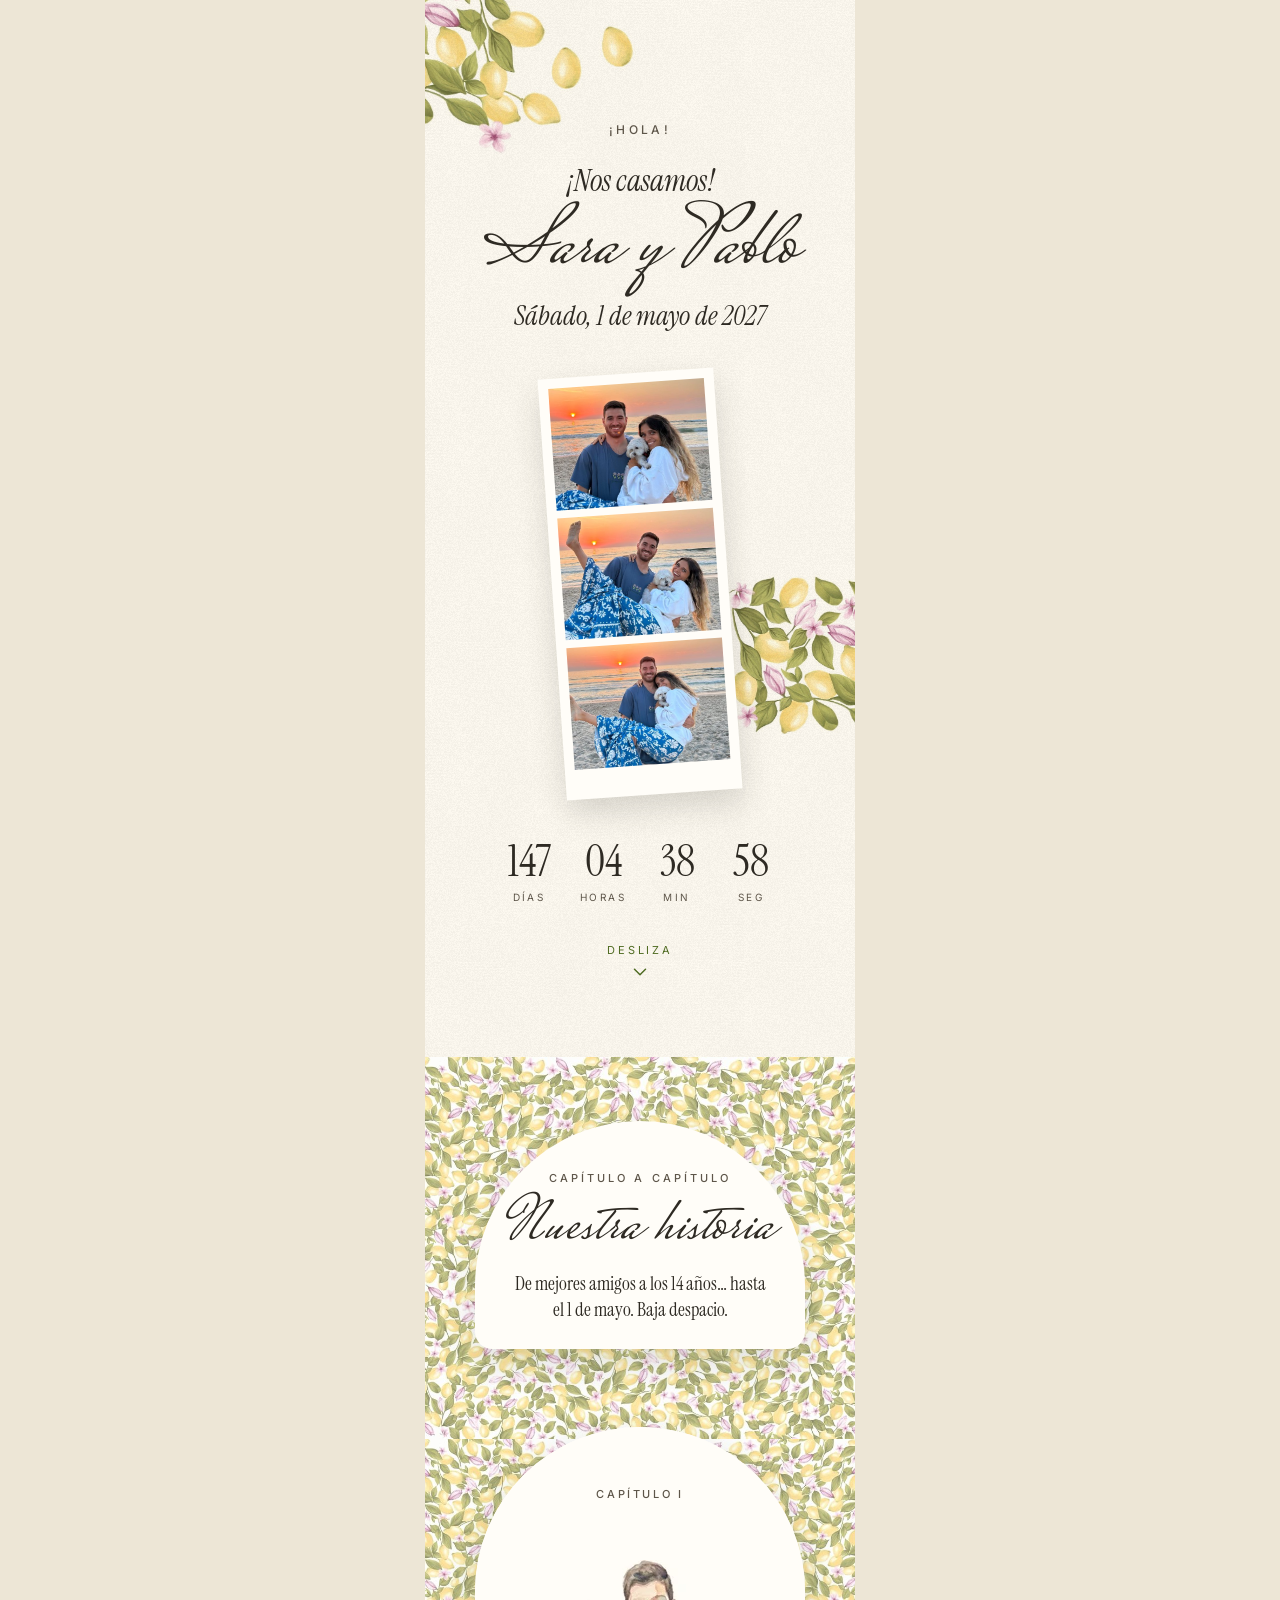
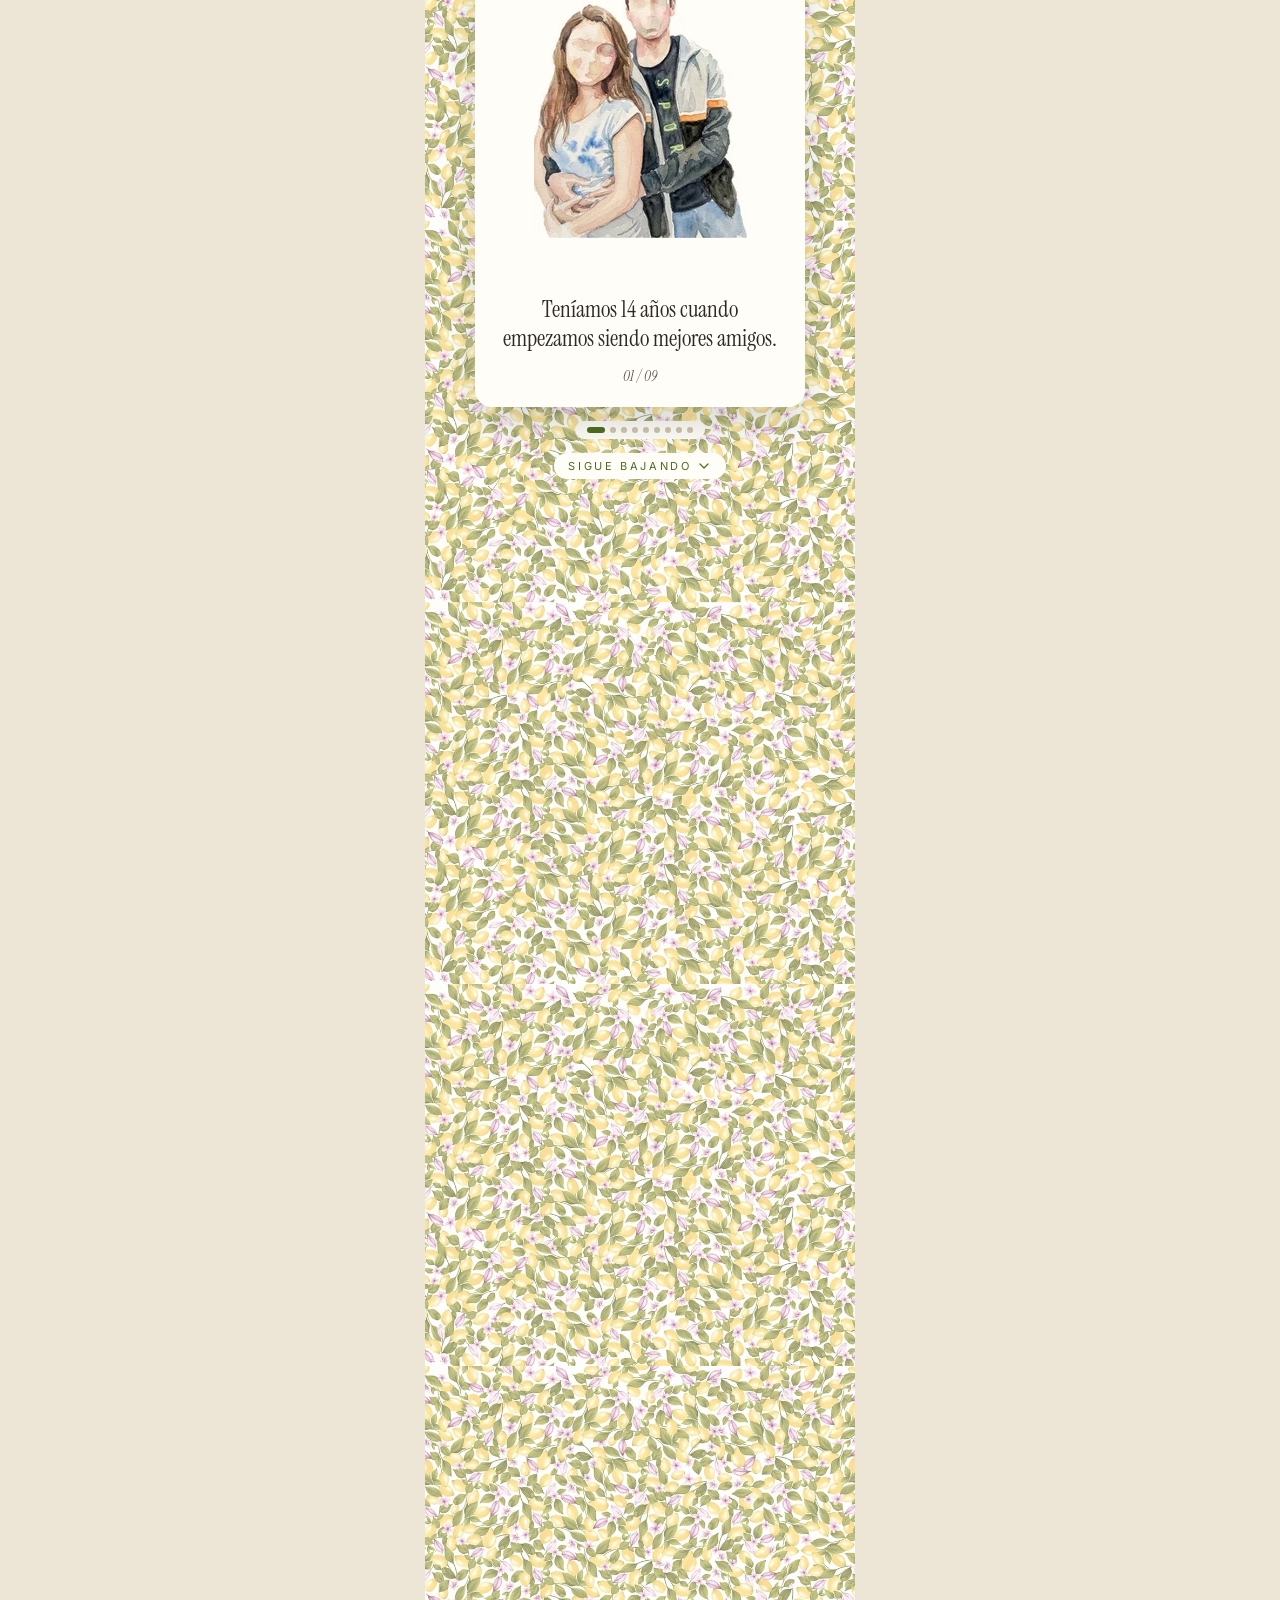
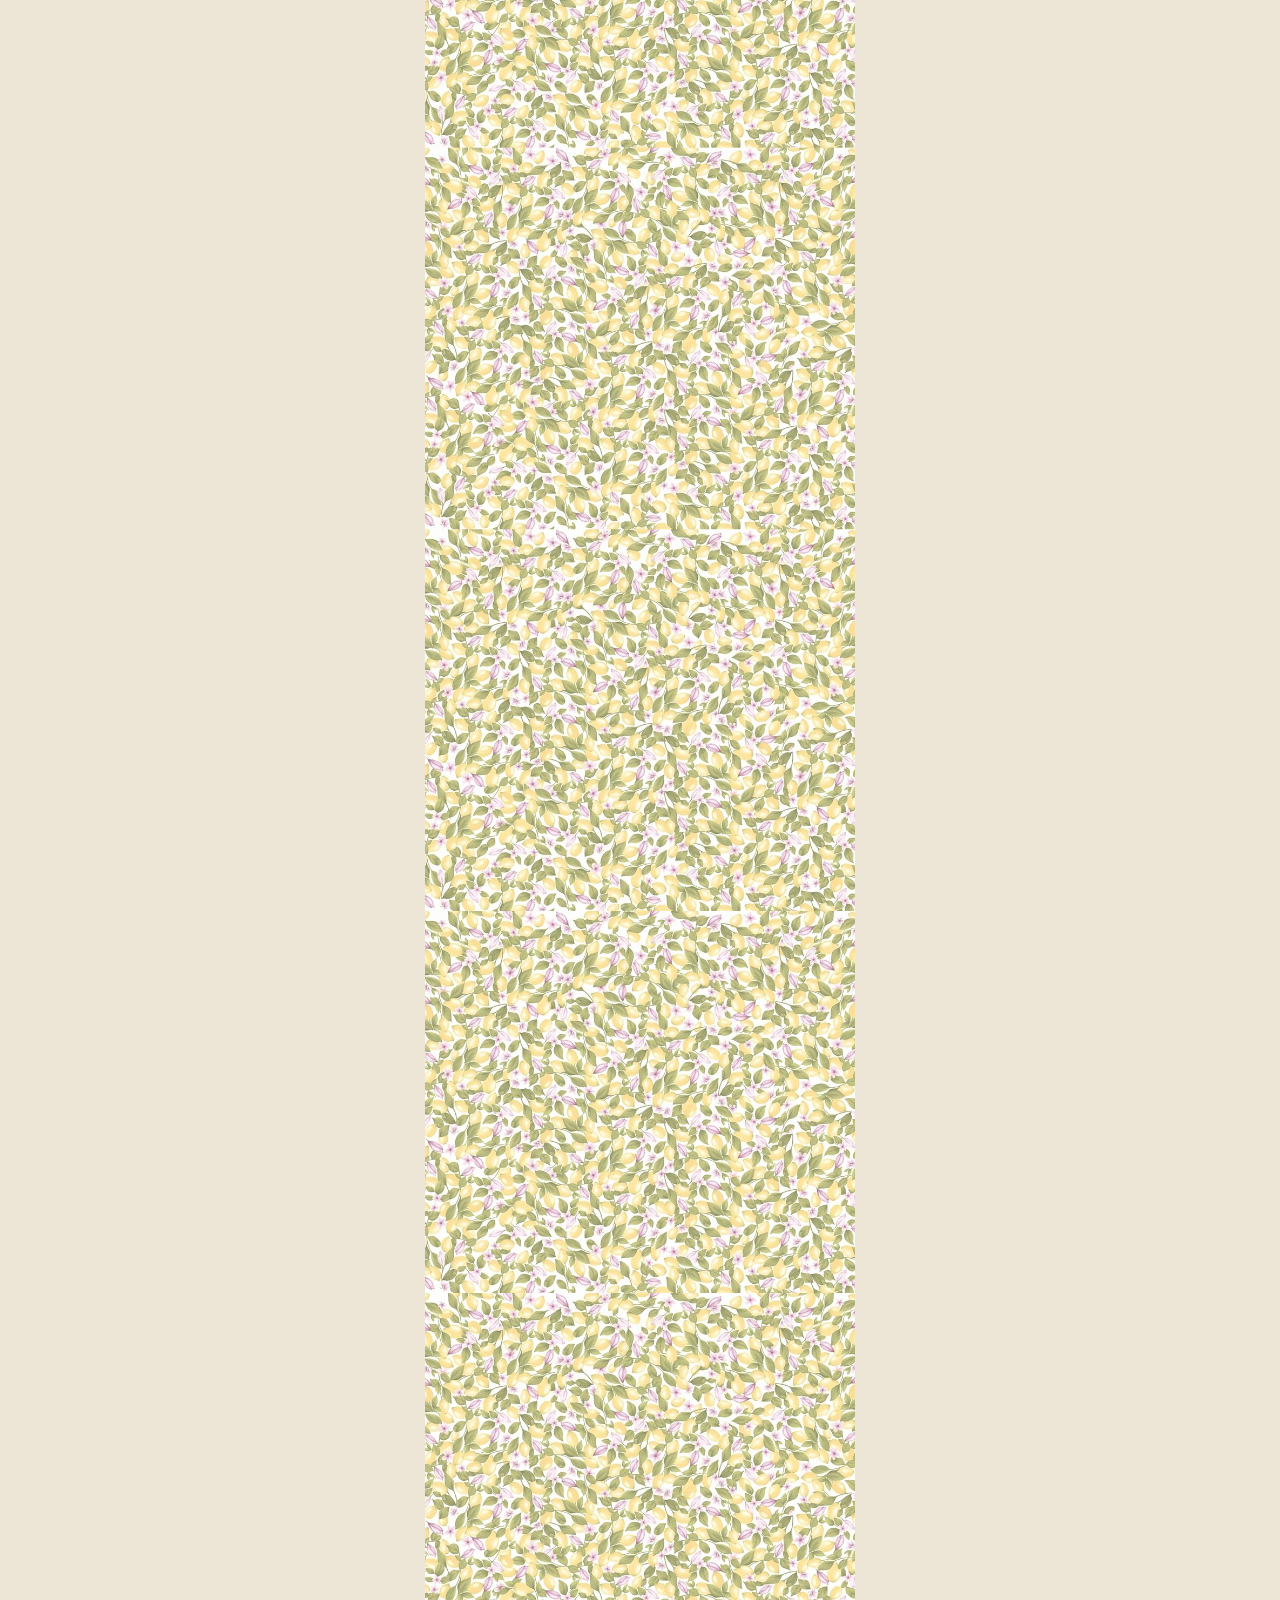
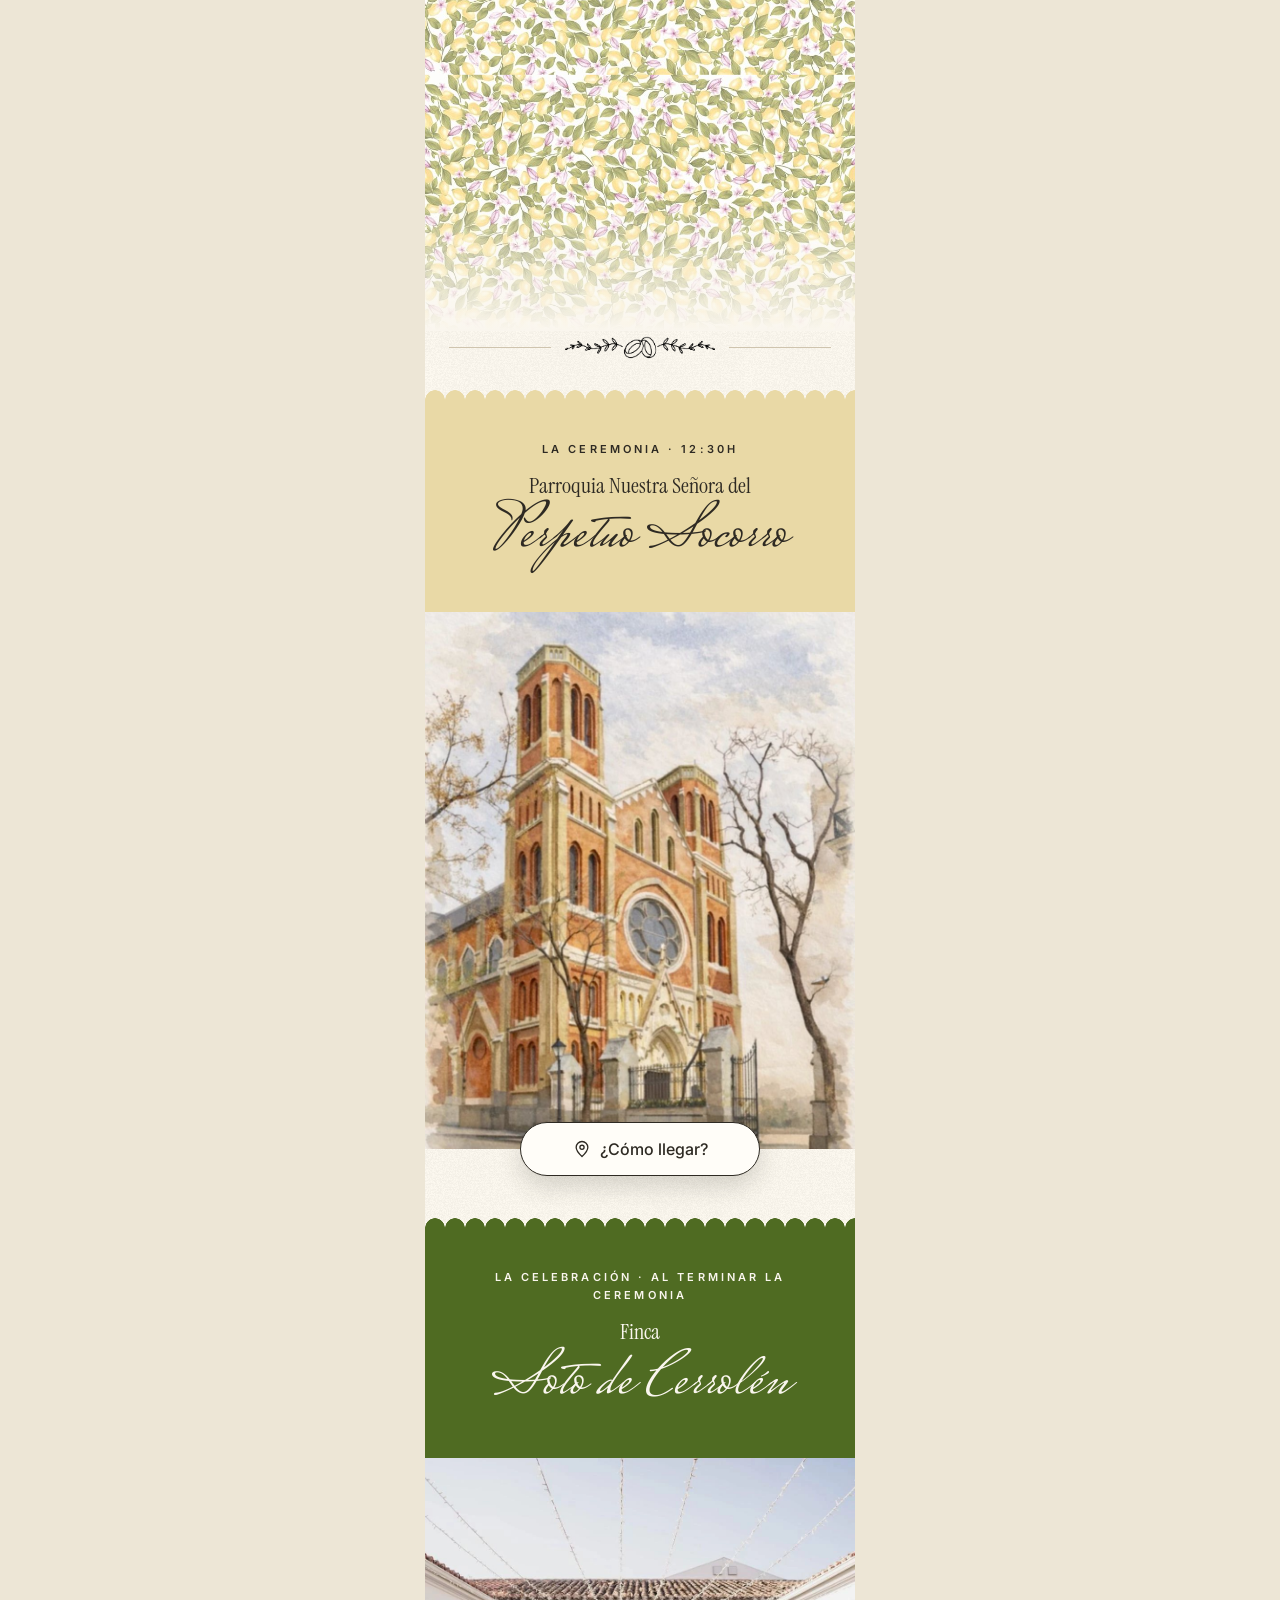
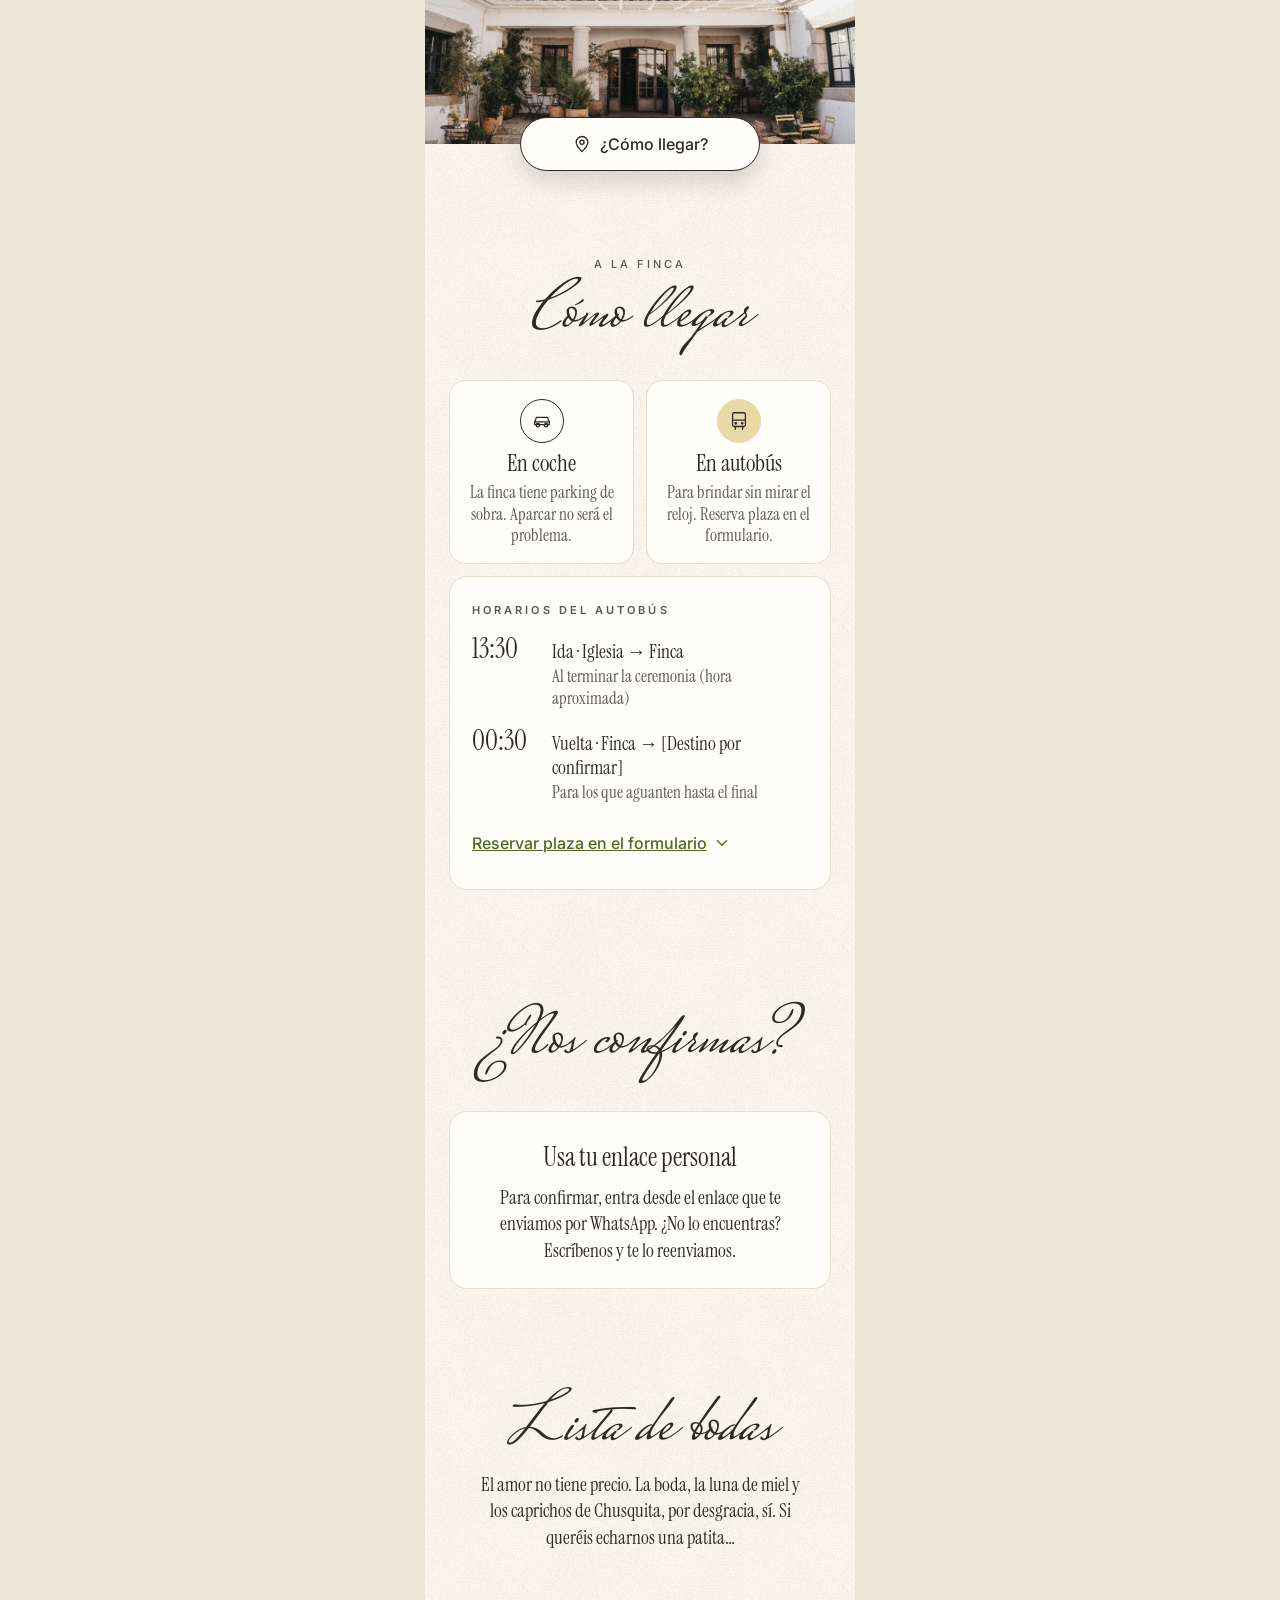
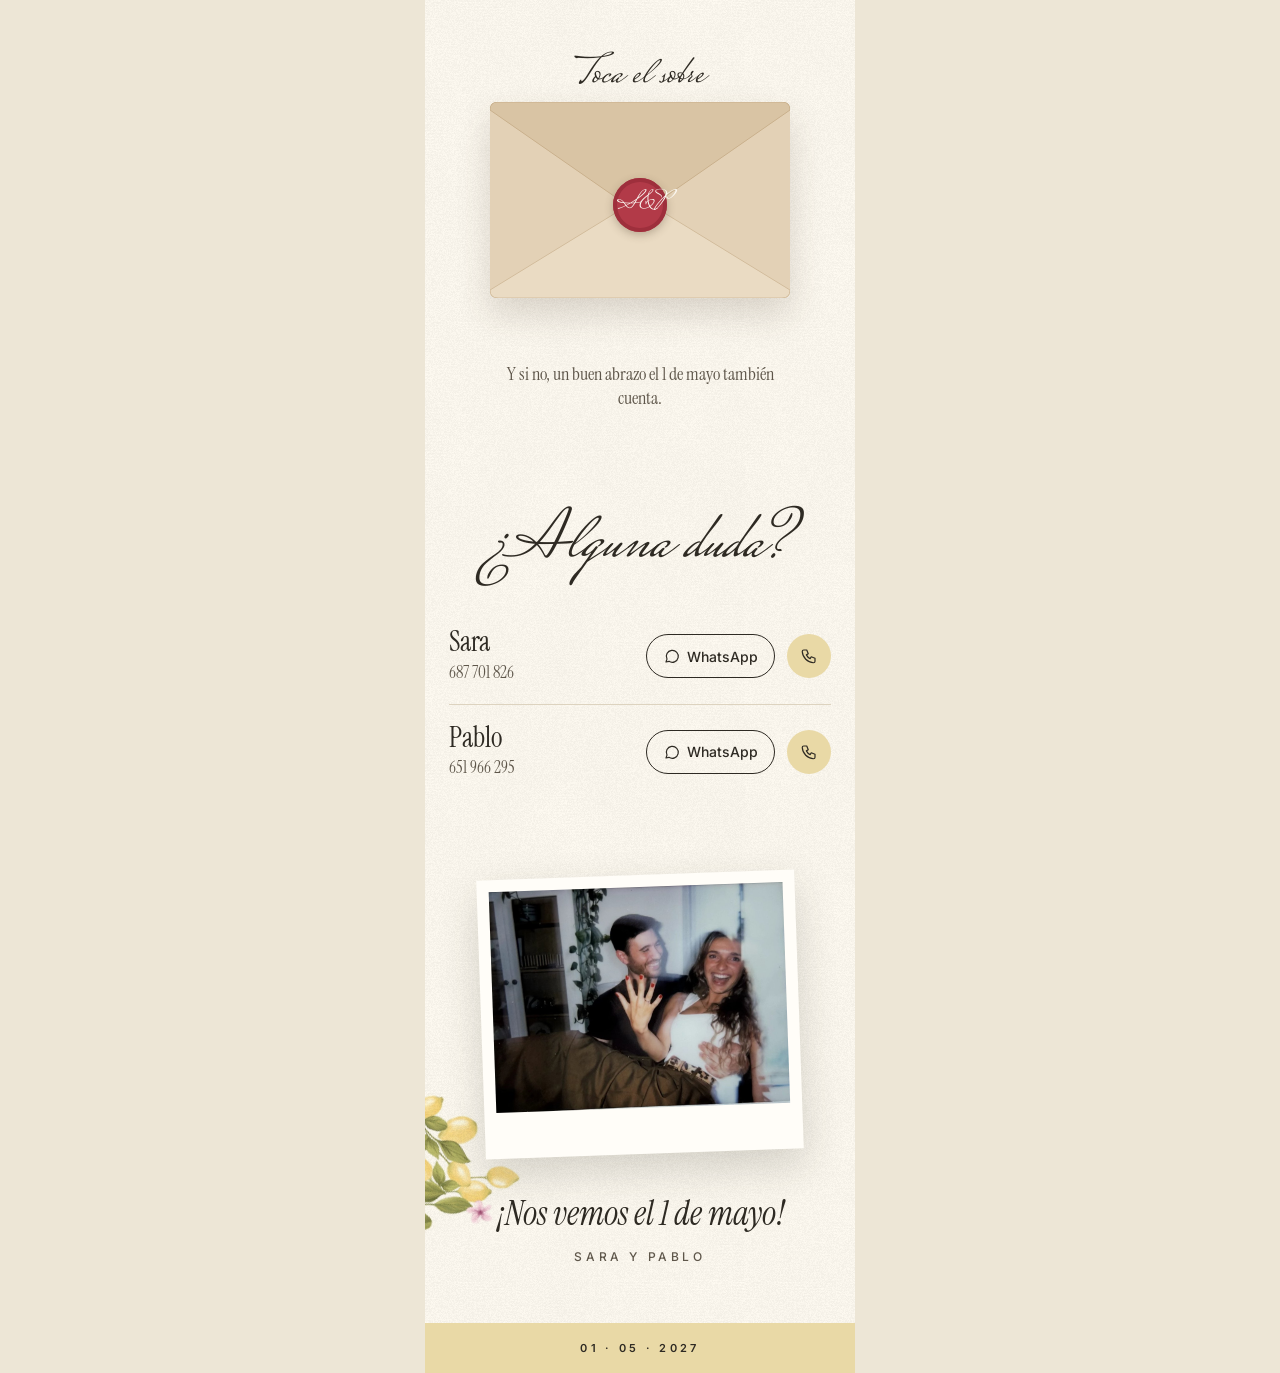
<file: index.html>
<!doctype html>
<html lang="es">
<head>
<meta charset="utf-8">
<meta name="viewport" content="width=device-width, initial-scale=1, viewport-fit=cover">
<title>Sara y Pablo · 1 de mayo de 2027</title>
<meta name="description" content="¡Nos casamos! Sábado, 1 de mayo de 2027.">
<meta name="robots" content="noindex, nofollow">
<meta name="theme-color" content="#FAF6EE">
<meta property="og:type" content="website">
<meta property="og:title" content="Sara y Pablo · ¡Nos casamos!">
<meta property="og:description" content="Sábado, 1 de mayo de 2027">
<meta property="og:url" content="https://vpablortiz.github.io/boda/">
<meta property="og:image" content="https://vpablortiz.github.io/boda/img/og.jpg">
<meta property="og:image:width" content="1200">
<meta property="og:image:height" content="630">
<link rel="icon" href="favicon.svg" type="image/svg+xml">
<link rel="preconnect" href="https://fonts.googleapis.com">
<link rel="preconnect" href="https://fonts.gstatic.com" crossorigin>
<link href="https://fonts.googleapis.com/css2?family=Inter:wght@400;500;600&amp;family=Instrument+Serif:ital@0;1&amp;family=Mrs+Saint+Delafield&amp;display=swap" rel="stylesheet">
<link rel="stylesheet" href="css/estilos.css?v=mvwl0xbg">
<script>document.documentElement.classList.add('js');</script>
<script src="js/invitados.js?v=mvwl0xbg" defer></script>
<script src="js/app.js?v=mvwl0xbg" defer></script>
</head>
<body>
<main class="pagina">

<!-- PORTADA -->
<header class="portada">
<img class="rama rama-1" src="img/limones-rama-suave.jpg" alt="" width="1000" height="691">
<img class="rama rama-2" src="img/limones-rama-suave.jpg" alt="" width="1000" height="691">
<div class="portada-contenido">
<p class="etiqueta entra" id="saludo">¡Hola!</p>
<p class="nos-casamos entra" style="animation-delay: .2s">¡Nos casamos!</p>
<h1 class="nombres entra" style="animation-delay: .45s">Sara y Pablo</h1>
<p class="fecha entra" style="animation-delay: .7s">Sábado, 1 de mayo de 2027</p>

<div class="tira-envoltorio entra" style="animation-delay: 1s">
<div class="tira">
<img src="img/tira-1.jpg" alt="Pablo con Sara en brazos y su perro, al atardecer en la playa" width="480" height="375">
<img src="img/tira-2.jpg" alt="Sara riendo con la pierna en alto mientras Pablo la sostiene en la playa" width="480" height="375">
<img src="img/tira-3.jpg" alt="Pablo lleva a Sara y a su perro en brazos frente al mar al atardecer" width="480" height="375">
</div>
</div>

<div class="cuenta entra" style="animation-delay: 1.3s" role="timer" aria-label="Cuenta atrás hasta la boda">
<div><strong id="cd-dias">–</strong><span>Días</span></div>
<div><strong id="cd-horas">–</strong><span>Horas</span></div>
<div><strong id="cd-min">–</strong><span>Min</span></div>
<div><strong id="cd-seg">–</strong><span>Seg</span></div>
</div>

<a class="desliza entra" href="#historia" style="animation-delay: 1.6s">
<span>Desliza</span>
<svg viewBox="0 0 24 24" width="22" height="22" fill="none" stroke="currentColor" stroke-width="1.6" stroke-linecap="round" stroke-linejoin="round" aria-hidden="true"><path d="M6 9l6 6 6-6"/></svg>
</a>
</div>
</header>

<!-- NUESTRA HISTORIA -->
<section id="historia" class="historia">
<div class="historia-cabecera revelar">
<p class="etiqueta">Capítulo a capítulo</p>
<h2 class="titulo">Nuestra historia</h2>
<p class="texto">De mejores amigos a los 14 años… hasta el 1 de mayo. Baja despacio.</p>
</div>

<div class="historia-pista" id="pista">
<div class="historia-escena" id="escena">
<div class="historia-tarjeta">
<article class="capitulo activo">
<p class="etiqueta">Capítulo I</p>
<div class="capitulo-imagen"><img src="img/historia-1.webp" alt="Ilustración de Sara y Pablo adolescentes, abrazados" width="213" height="278"></div>
<p class="capitulo-texto">Teníamos 14 años cuando empezamos siendo mejores amigos.</p>
</article>
<article class="capitulo" aria-hidden="true">
<p class="etiqueta">Capítulo II</p>
<div class="capitulo-imagen"><img src="img/historia-2.webp" alt="Ilustración de Sara y Pablo sentados juntos" width="276" height="292" loading="lazy"></div>
<p class="capitulo-texto">Lo que más nos gustaba es lo mucho que nos reíamos juntos. Comenzamos a salir en 2014.</p>
</article>
<article class="capitulo" aria-hidden="true">
<p class="etiqueta">Capítulo III</p>
<div class="capitulo-imagen"><img src="img/historia-3.webp" alt="Ilustración de Sara y Pablo con las becas de graduación" width="209" height="210" loading="lazy"></div>
<p class="capitulo-texto">Nos graduamos en 2017.</p>
</article>
<article class="capitulo" aria-hidden="true">
<p class="etiqueta">Capítulo IV · Luxemburgo, 2021</p>
<div class="capitulo-imagen"><img src="img/historia-5.webp" alt="Ilustración de Sara y Pablo abrazados, vestidos de negro" width="145" height="326" loading="lazy"></div>
<p class="capitulo-texto">Aprendimos a crecer juntos.</p>
</article>
<article class="capitulo" aria-hidden="true">
<p class="etiqueta">Capítulo V</p>
<div class="capitulo-imagen"><img src="img/historia-4.webp" alt="Ilustración de Sara y Pablo en un mirador de Luxemburgo" width="296" height="364" loading="lazy"></div>
<p class="capitulo-texto">Incluso a distancia.</p>
</article>
<article class="capitulo" aria-hidden="true">
<p class="etiqueta">Capítulo VI</p>
<div class="capitulo-imagen"><img src="img/historia-6.webp" alt="Ilustración de Sara y Pablo besándose ante una bahía de Tailandia" width="259" height="350" loading="lazy"></div>
<p class="capitulo-texto">Disfrutamos de una luna de miel anticipada: Tailandia, 2023.</p>
</article>
<article class="capitulo" aria-hidden="true">
<p class="etiqueta">Capítulo VII</p>
<div class="capitulo-imagen"><img src="img/historia-7.webp" alt="Ilustración de Pablo llevando a Sara en brazos con las llaves de su piso" width="228" height="299" loading="lazy"></div>
<p class="capitulo-texto">Pero aún queríamos más… y construimos un hogar en 2025.</p>
</article>
<article class="capitulo" aria-hidden="true">
<p class="etiqueta">Capítulo VIII</p>
<div class="capitulo-imagen"><img src="img/historia-8.webp" alt="Ilustración de Sara enseñando el anillo de compromiso" width="300" height="278" loading="lazy"></div>
<p class="capitulo-texto">Hasta que un 04/04/2026 nos prometimos.</p>
</article>
<article class="capitulo" aria-hidden="true">
<p class="etiqueta">Capítulo IX</p>
<div class="capitulo-final">
<p class="pregunta">¿Nos acompañas a seguir construyendo nuestra historia?</p>
<p class="dia">01.05.2027</p>
<img src="img/ornamento.webp" alt="" width="800" height="115" loading="lazy">
</div>
</article>
<p class="historia-folio" id="folio" aria-live="polite">01 / 09</p>
</div>
<div class="historia-puntos" id="puntos" aria-hidden="true"><span class="activo"></span><span></span><span></span><span></span><span></span><span></span><span></span><span></span><span></span></div>
<p class="historia-sigue" id="sigue">Sigue bajando
<svg viewBox="0 0 24 24" width="16" height="16" fill="none" stroke="currentColor" stroke-width="1.8" stroke-linecap="round" stroke-linejoin="round" aria-hidden="true"><path d="M6 9l6 6 6-6"/></svg>
</p>
</div>
</div>
<div class="historia-fundido" aria-hidden="true"></div>
</section>

<div class="separador" aria-hidden="true">
<span></span>
<img src="img/ornamento.webp" alt="" width="800" height="115" loading="lazy">
<span></span>
</div>

<!-- LUGARES -->
<section id="lugares">
<div class="festoneado arena" aria-hidden="true"></div>
<div class="franja franja-arena">
<p class="etiqueta">La ceremonia · 12:30h</p>
<p class="franja-sub">Parroquia Nuestra Señora del</p>
<h2 class="franja-nombre">Perpetuo Socorro</h2>
</div>
<img class="lugar-foto iglesia" src="img/iglesia.jpg" alt="Acuarela de la Parroquia Nuestra Señora del Perpetuo Socorro" width="900" height="1401" loading="lazy">
<div class="lugar-boton">
<a class="boton-mapa" href="https://maps.app.goo.gl/ZWN3kLW7sv4EnMad8" target="_blank" rel="noopener">
<svg viewBox="0 0 24 24" width="20" height="20" fill="none" stroke="currentColor" stroke-width="1.6" stroke-linecap="round" stroke-linejoin="round" aria-hidden="true"><path d="M12 21s-7-6.2-7-11a7 7 0 0 1 14 0c0 4.8-7 11-7 11z"/><circle cx="12" cy="10" r="2.5"/></svg>
¿Cómo llegar?
</a>
</div>

<div class="festoneado hoja" aria-hidden="true"></div>
<div class="franja franja-hoja">
<p class="etiqueta">La celebración · al terminar la ceremonia</p>
<p class="franja-sub">Finca</p>
<h2 class="franja-nombre">Soto de Cerrolén</h2>
</div>
<img class="lugar-foto finca" src="img/finca.jpg" alt="Patio de la Finca Soto de Cerrolén con guirnaldas de luces" width="960" height="640" loading="lazy">
<div class="lugar-boton ultimo">
<a class="boton-mapa" href="https://maps.app.goo.gl/d9Y1f8rnAeVWyaxW9" target="_blank" rel="noopener">
<svg viewBox="0 0 24 24" width="20" height="20" fill="none" stroke="currentColor" stroke-width="1.6" stroke-linecap="round" stroke-linejoin="round" aria-hidden="true"><path d="M12 21s-7-6.2-7-11a7 7 0 0 1 14 0c0 4.8-7 11-7 11z"/><circle cx="12" cy="10" r="2.5"/></svg>
¿Cómo llegar?
</a>
</div>
</section>

<!-- CÓMO LLEGAR -->
<section id="como-llegar" class="seccion">
<div class="cabecera revelar">
<p class="etiqueta">A la finca</p>
<h2 class="titulo">Cómo llegar</h2>
</div>

<div class="transporte">
<div class="transporte-item revelar">
<span class="icono-redondo">
<svg viewBox="0 0 24 24" width="22" height="22" fill="none" stroke="currentColor" stroke-width="1.4" stroke-linecap="round" stroke-linejoin="round" aria-hidden="true"><path d="M4 16v-3l2-5h12l2 5v3z"/><path d="M4 13h16"/><circle cx="7.5" cy="16.5" r="1.8"/><circle cx="16.5" cy="16.5" r="1.8"/></svg>
</span>
<h3>En coche</h3>
<p>La finca tiene parking de sobra. Aparcar no será el problema.</p>
</div>
<div class="transporte-item revelar">
<span class="icono-redondo relleno">
<svg viewBox="0 0 24 24" width="22" height="22" fill="none" stroke="currentColor" stroke-width="1.4" stroke-linecap="round" stroke-linejoin="round" aria-hidden="true"><rect x="5" y="3" width="14" height="15" rx="2"/><path d="M5 11h14M8 21v-3M16 21v-3"/><circle cx="8.5" cy="14.5" r=".8"/><circle cx="15.5" cy="14.5" r=".8"/></svg>
</span>
<h3>En autobús</h3>
<p>Para brindar sin mirar el reloj. Reserva plaza en el formulario.</p>
</div>
</div>

<div class="horarios revelar">
<p class="etiqueta">Horarios del autobús</p>
<div class="horario">
<strong>13:30</strong>
<div>
<p>Ida · Iglesia → Finca</p>
<p class="nota">Al terminar la ceremonia (hora aproximada)</p>
</div>
</div>
<div class="horario">
<strong>00:30</strong>
<div>
<p>Vuelta · Finca → [Destino por confirmar]</p>
<p class="nota">Para los que aguanten hasta el final</p>
</div>
</div>
<a class="enlace-flecha" href="#confirmar">Reservar plaza en el formulario
<svg viewBox="0 0 24 24" width="18" height="18" fill="none" stroke="currentColor" stroke-width="1.8" stroke-linecap="round" stroke-linejoin="round" aria-hidden="true"><path d="M6 9l6 6 6-6"/></svg>
</a>
</div>
</section>

<!-- CONFIRMACIÓN -->
<section id="confirmar" class="seccion confirmar">
<div class="cabecera revelar">
<h2 class="titulo" id="titulo-confirmar">¿Nos confirmas?</h2>
</div>

<div class="aviso" id="aviso-enlace" hidden>
<h3>Usa tu enlace personal</h3>
<p>Para confirmar, entra desde el enlace que te enviamos por WhatsApp. ¿No lo encuentras? Escríbenos y te lo reenviamos.</p>
</div>

<div class="formulario" id="formulario" hidden>
<p class="etiqueta formulario-para">Invitación para</p>
<p class="formulario-nombre" id="formulario-nombre"></p>
<div id="personas"></div>
<button class="boton-enviar" id="enviar" type="button" disabled>Confirmar asistencia</button>
<p class="falta" id="falta" hidden></p>
</div>

<div class="exito" id="exito" hidden>
<div class="exito-icono" id="exito-icono">
<span class="check">
<svg viewBox="0 0 24 24" width="32" height="32" fill="none" stroke="currentColor" stroke-width="2" stroke-linecap="round" stroke-linejoin="round" aria-hidden="true"><path d="M5 12.5l4.5 4.5L19 7.5"/></svg>
</span>
</div>
<p class="exito-titulo">¡Apuntado!</p>
<p class="exito-texto" id="exito-texto"></p>
<p class="exito-nota">Si cambia algo, puedes modificar la respuesta desde este mismo enlace.</p>
<button class="boton-secundario" id="modificar" type="button">Modificar respuesta</button>
</div>
</section>

<!-- LISTA DE BODAS -->
<section id="regalo" class="seccion regalo">
<div class="cabecera revelar">
<h2 class="titulo">Lista de bodas</h2>
<p class="texto">El amor no tiene precio. La boda, la luna de miel y los caprichos de Chusquita, por desgracia, sí. Si queréis echarnos una patita…</p>
</div>

<div class="sobre-zona">
<p class="toca-sobre" id="toca-sobre">Toca el sobre</p>
<div class="sobre" id="sobre">
<span class="sobre-fondo" aria-hidden="true"></span>
<div class="sobre-carta">
<p class="etiqueta">Nuestra cuenta</p>
<p class="iban" id="iban">ES77 1583 0001 1391 4348 6074</p>
<p class="titulares">Titulares: Sara y Pablo</p>
<button class="boton-copiar" id="copiar-iban" type="button" hidden>
<svg viewBox="0 0 24 24" width="16" height="16" fill="none" stroke="currentColor" stroke-width="1.8" stroke-linecap="round" stroke-linejoin="round" aria-hidden="true"><rect x="9" y="9" width="11" height="11" rx="2"/><path d="M5 15V5a1 1 0 0 1 1-1h9"/></svg>
<span id="copiar-texto">Copiar IBAN</span>
</button>
</div>
<img class="chusquita" src="img/chusquita.webp" alt="Pablo sujetando a Chusquita, que levanta una patita" width="520" height="761" loading="lazy">
<svg class="sobre-bolsillo" viewBox="0 0 300 196" preserveAspectRatio="none" aria-hidden="true">
<path d="M0 8 Q0 0 8 0 L150 104 L8 196 Q0 196 0 188 Z" fill="#E3D1B6"/>
<path d="M300 8 Q300 0 292 0 L150 104 L292 196 Q300 196 300 188 Z" fill="#E3D1B6"/>
<path d="M0 188 L150 96 L300 188 Q300 196 292 196 H8 Q0 196 0 188 Z" fill="#EADBC3" stroke="#D2BC9C" stroke-width="1"/>
</svg>
<div class="sobre-solapa">
<svg viewBox="0 0 300 112" preserveAspectRatio="none" aria-hidden="true">
<path d="M0 8 Q0 0 8 0 H292 Q300 0 300 8 L156 108 Q150 112 144 108 Z" fill="#D9C4A4" stroke="#C9B08C" stroke-width="1"/>
</svg>
<span class="sello" aria-hidden="true">S&amp;P</span>
</div>
<button class="sobre-abrir" id="abrir-sobre" type="button" aria-label="Abrir el sobre"></button>
</div>
</div>
<p class="texto regalo-nota revelar">Y si no, un buen abrazo el 1 de mayo también cuenta.</p>
</section>

<!-- CONTACTO -->
<section id="contacto" class="seccion contacto-seccion">
<div class="cabecera revelar">
<h2 class="titulo">¿Alguna duda?</h2>
</div>
<div class="contacto-lista">
<div class="contacto revelar">
<div>
<h3>Sara</h3>
<p>687 701 826</p>
</div>
<a class="boton-wa" href="https://wa.me/34687701826" target="_blank" rel="noopener">
<svg viewBox="0 0 24 24" width="18" height="18" fill="none" stroke="currentColor" stroke-width="1.6" stroke-linecap="round" stroke-linejoin="round" aria-hidden="true"><path d="M4 20l1.3-3.9A8 8 0 1 1 8 19.1L4 20z"/></svg>
WhatsApp
</a>
<a class="boton-tel" href="tel:+34687701826" aria-label="Llamar a Sara">
<svg viewBox="0 0 24 24" width="18" height="18" fill="none" stroke="currentColor" stroke-width="1.6" stroke-linecap="round" stroke-linejoin="round" aria-hidden="true"><path d="M5 4h4l2 5-2.5 1.5a11 11 0 0 0 5 5L15 13l5 2v4a2 2 0 0 1-2 2A16 16 0 0 1 3 6a2 2 0 0 1 2-2"/></svg>
</a>
</div>
<div class="contacto revelar">
<div>
<h3>Pablo</h3>
<p>651 966 295</p>
</div>
<a class="boton-wa" href="https://wa.me/34651966295" target="_blank" rel="noopener">
<svg viewBox="0 0 24 24" width="18" height="18" fill="none" stroke="currentColor" stroke-width="1.6" stroke-linecap="round" stroke-linejoin="round" aria-hidden="true"><path d="M4 20l1.3-3.9A8 8 0 1 1 8 19.1L4 20z"/></svg>
WhatsApp
</a>
<a class="boton-tel" href="tel:+34651966295" aria-label="Llamar a Pablo">
<svg viewBox="0 0 24 24" width="18" height="18" fill="none" stroke="currentColor" stroke-width="1.6" stroke-linecap="round" stroke-linejoin="round" aria-hidden="true"><path d="M5 4h4l2 5-2.5 1.5a11 11 0 0 0 5 5L15 13l5 2v4a2 2 0 0 1-2 2A16 16 0 0 1 3 6a2 2 0 0 1 2-2"/></svg>
</a>
</div>
</div>
</section>

<!-- CIERRE -->
<footer class="cierre">
<img class="rama" src="img/limones-rama-suave.jpg" alt="" width="1000" height="691" loading="lazy">
<div class="polaroid-envoltorio revelar">
<div class="polaroid">
<img src="img/sara-y-pablo.jpg" alt="Sara y Pablo riendo mientras Sara enseña el anillo de compromiso" width="1000" height="746" loading="lazy">
</div>
</div>
<p class="despedida revelar">¡Nos vemos el 1 de mayo!</p>
<p class="etiqueta">Sara y Pablo</p>
<div class="pie">01 · 05 · 2027</div>
</footer>

</main>
</body>
</html>
</file>
<file: css/estilos.css>
/* Web de boda · Sara y Pablo — estilos (móvil primero) */

:root {
  --papel: #FAF6EE;
  --tarjeta: #FFFDF8;
  --tinta: #2E2A23;
  --tinta-suave: #5E564A;
  --arena: #E9D9A6;
  --hoja: #4F6B22;
  --hoja-media: #6B8A33;
  --linea: #DDD3BF;
  --linea-suave: #E6DECD;
  --fondo: #EDE6D6;

  --manuscrita: 'Mrs Saint Delafield', cursive;
  --serif: 'Instrument Serif', Georgia, serif;
  --sans: 'Inter', system-ui, -apple-system, 'Segoe UI', sans-serif;

  --escena: min(100svh, 780px);
}

@supports not (height: 100svh) {
  :root { --escena: min(100vh, 780px); }
}

*, *::before, *::after { box-sizing: border-box; }

html { scroll-behavior: smooth; -webkit-text-size-adjust: 100%; }

body {
  margin: 0;
  background: var(--fondo);
  color: var(--tinta);
  font-family: var(--sans);
  font-size: 16px;
  line-height: 1.65;
  -webkit-font-smoothing: antialiased;
}

img { max-width: 100%; height: auto; }
a { color: var(--hoja); }
button, input { font: inherit; color: inherit; }
:focus-visible { outline: 2px solid #A8406F; outline-offset: 3px; }
[hidden] { display: none !important; }

.pagina {
  max-width: 430px;
  margin: 0 auto;
  position: relative;
  overflow: clip;
  background-color: var(--papel);
  background-image: url(../img/papel.png);
  background-size: 320px 320px;
}

/* ---------- Tipografía común ---------- */

.etiqueta {
  margin: 0;
  font-size: 11px;
  letter-spacing: .28em;
  text-transform: uppercase;
  color: var(--tinta-suave);
  font-weight: 500;
}

.titulo {
  margin: 0;
  font-family: var(--manuscrita);
  font-weight: 400;
  font-size: 70px;
  line-height: 1.15;
}

.texto {
  margin: 0;
  font-family: var(--serif);
  font-size: 19px;
  line-height: 1.4;
}

.seccion { position: relative; padding: 76px 24px 72px; }

.cabecera {
  display: flex;
  flex-direction: column;
  align-items: center;
  text-align: center;
  gap: 2px;
}

.cabecera .texto { max-width: 320px; }

/* ---------- Portada ---------- */

.portada {
  position: relative;
  padding: 120px 24px 72px;
  display: flex;
  flex-direction: column;
  align-items: center;
  text-align: center;
  overflow: clip;
}

.rama {
  position: absolute;
  height: auto;
  max-width: none;
  mix-blend-mode: multiply;
  pointer-events: none;
}

.rama-1 { top: -70px; left: -120px; width: 340px; transform-origin: 20% 20%; animation: mecer 7s ease-in-out infinite; }
.rama-2 { top: 560px; right: -170px; width: 300px; transform-origin: 20% 20%; animation: mecer2 8s ease-in-out infinite; }

.portada-contenido {
  position: relative;
  z-index: 2;
  display: flex;
  flex-direction: column;
  align-items: center;
}

.portada .etiqueta { font-size: 12px; }

.nos-casamos {
  margin: 26px 0 0;
  font-family: var(--serif);
  font-style: italic;
  font-size: 30px;
  line-height: 1;
}

.nombres {
  margin: 6px 0 0;
  padding: 0 4px;
  font-family: var(--manuscrita);
  font-weight: 400;
  /* Siempre en una línea: el tamaño se ajusta al ancho del móvil. */
  font-size: min(84px, 21.5vw);
  line-height: 1.15;
  white-space: nowrap;
}

.fecha {
  margin: 2px 0 0;
  font-family: var(--serif);
  font-style: italic;
  font-size: 27px;
  line-height: 1.2;
}

.tira-envoltorio { margin-top: 40px; }

.tira {
  width: 176px;
  padding: 10px 10px 30px;
  background: var(--tarjeta);
  box-shadow: 0 14px 30px rgba(46, 42, 35, .16);
  transform: rotate(-4deg);
  display: flex;
  flex-direction: column;
  gap: 8px;
}

.tira img {
  display: block;
  width: 100%;
  height: 122px;
  object-fit: cover;
  background: #F3ECDD;
}

.cuenta {
  margin-top: 44px;
  display: flex;
  gap: 22px;
  justify-content: center;
}

.cuenta div {
  display: flex;
  flex-direction: column;
  align-items: center;
  min-width: 52px;
}

.cuenta strong {
  font-family: var(--serif);
  font-weight: 400;
  font-size: 44px;
  line-height: 1;
  font-variant-numeric: tabular-nums;
}

.cuenta span {
  margin-top: 6px;
  font-size: 10px;
  letter-spacing: .24em;
  text-transform: uppercase;
  color: var(--tinta-suave);
}

.desliza {
  margin-top: 36px;
  display: inline-flex;
  flex-direction: column;
  align-items: center;
  gap: 2px;
  min-height: 44px;
  font-size: 11px;
  letter-spacing: .26em;
  text-transform: uppercase;
  text-decoration: none;
  color: var(--hoja);
}

.desliza svg, .historia-sigue svg { animation: rebote 2s ease-in-out infinite; }

/* ---------- Nuestra historia ---------- */

.historia {
  position: relative;
  padding: 64px 20px 110px;
  overflow: clip;
  background-color: #fff;
  background-image: url(../img/limones-estampado-suave.jpg);
  background-size: 540px auto;
  background-position: center top;
}

.historia-cabecera {
  max-width: 330px;
  margin: 0 auto;
  padding: 48px 24px 26px;
  border-radius: 170px 170px 18px 18px;
  background: var(--tarjeta);
  box-shadow: 0 14px 34px rgba(46, 42, 35, .14);
  text-align: center;
  display: flex;
  flex-direction: column;
  align-items: center;
  gap: 4px;
}

.historia-cabecera .titulo { font-size: 66px; }
.historia-cabecera .texto { max-width: 260px; line-height: 1.35; }

/* La pista da el recorrido de scroll; la escena se queda fija mientras tanto. */
.historia-pista {
  position: relative;
  margin-top: 12px;
  height: calc(var(--escena) + 8 * 360px);
}

.historia-escena {
  position: sticky;
  top: 0;
  height: var(--escena);
  padding: 18px 0 14px;
  display: flex;
  flex-direction: column;
  align-items: center;
  justify-content: center;
  gap: 14px;
}

.historia-tarjeta {
  position: relative;
  width: 100%;
  max-width: 330px;
  flex: 0 1 580px;
  min-height: 0;
  border-radius: 170px 170px 18px 18px;
  background: var(--tarjeta);
  box-shadow: 0 16px 36px rgba(46, 42, 35, .18);
  overflow: hidden;
}

.capitulo {
  position: absolute;
  inset: 0;
  padding: 58px 24px 54px;
  background: var(--tarjeta);
  display: flex;
  flex-direction: column;
  align-items: center;
  gap: 12px;
  text-align: center;
  opacity: 0;
  transition: opacity .6s ease;
}

.capitulo .etiqueta { letter-spacing: .24em; }

.capitulo-imagen {
  flex: 1;
  min-height: 0;
  width: 100%;
  display: flex;
  align-items: center;
  justify-content: center;
}

.capitulo-imagen img {
  width: auto;
  height: auto;
  max-width: 100%;
  max-height: 100%;
  object-fit: contain;
  mix-blend-mode: multiply;
  transform: translateY(40px) scale(.94);
  transition: transform .9s cubic-bezier(.2, .7, .2, 1);
}

.capitulo-texto {
  margin: 0;
  font-family: var(--serif);
  font-size: 23px;
  line-height: 1.25;
  transform: translateY(18px);
  transition: transform .9s cubic-bezier(.2, .7, .2, 1) .08s;
}

.capitulo-final {
  flex: 1;
  display: flex;
  flex-direction: column;
  align-items: center;
  justify-content: center;
  gap: 18px;
  transform: translateY(18px);
  transition: transform .9s cubic-bezier(.2, .7, .2, 1);
}

.capitulo-final .pregunta {
  margin: 0;
  font-family: var(--serif);
  font-style: italic;
  font-size: 32px;
  line-height: 1.15;
}

.capitulo-final .dia { margin: 0; font-size: 18px; letter-spacing: .3em; font-weight: 600; }
.capitulo-final img { width: 190px; mix-blend-mode: multiply; }

.capitulo.activo { opacity: 1; }
.capitulo.activo .capitulo-imagen img,
.capitulo.activo .capitulo-texto,
.capitulo.activo .capitulo-final { transform: none; }
.capitulo.pasado .capitulo-imagen img { transform: translateY(-40px) scale(.94); }
.capitulo.pasado .capitulo-texto,
.capitulo.pasado .capitulo-final { transform: translateY(-18px); }

.historia-folio {
  position: absolute;
  left: 0;
  right: 0;
  bottom: 18px;
  margin: 0;
  text-align: center;
  font-family: var(--serif);
  font-style: italic;
  font-size: 15px;
  color: var(--tinta-suave);
}

.historia-puntos {
  flex: none;
  padding: 6px 12px;
  border-radius: 999px;
  background: var(--tarjeta);
  display: flex;
  gap: 5px;
  align-items: center;
}

.historia-puntos span {
  display: block;
  width: 6px;
  height: 6px;
  border-radius: 999px;
  background: #CFC4AE;
  transition: all .4s;
}

.historia-puntos span.activo { width: 18px; background: var(--hoja); }

.historia-sigue {
  flex: none;
  margin: 0;
  padding: 4px 14px;
  border-radius: 999px;
  background: var(--tarjeta);
  display: inline-flex;
  align-items: center;
  gap: 4px;
  font-size: 11px;
  letter-spacing: .24em;
  text-transform: uppercase;
  color: var(--hoja);
  transition: opacity .4s;
}

.historia-sigue.oculto { opacity: 0; }

.historia-fundido {
  position: absolute;
  left: 0;
  right: 0;
  bottom: 0;
  height: 130px;
  background: linear-gradient(rgba(250, 246, 238, 0), var(--papel));
  pointer-events: none;
}

/* ---------- Separador ---------- */

.separador {
  padding: 6px 24px 30px;
  display: flex;
  align-items: center;
  gap: 14px;
}

.separador span { flex: 1; height: 1px; background: #CFC4AE; }
.separador img { width: 150px; mix-blend-mode: multiply; }

/* ---------- Lugares ---------- */

.festoneado {
  height: 12px;
  background: radial-gradient(circle at 10px 12px, var(--color) 9.5px, transparent 10px) repeat-x;
  background-size: 20px 12px;
}

.festoneado.arena { --color: var(--arena); }
.festoneado.hoja { --color: var(--hoja); }

.franja {
  padding: 40px 24px;
  text-align: center;
  display: flex;
  flex-direction: column;
  align-items: center;
  gap: 6px;
}

.franja-arena { background: var(--arena); }
.franja-hoja { background: var(--hoja); color: var(--papel); }
.franja .etiqueta { color: inherit; font-weight: 600; }

.franja-sub {
  margin: 10px 0 0;
  font-family: var(--serif);
  font-size: 22px;
  line-height: 1.1;
}

.franja-nombre {
  margin: 0;
  font-family: var(--manuscrita);
  font-weight: 400;
  font-size: 64px;
  line-height: 1.05;
}

.lugar-foto { display: block; width: 100%; object-fit: cover; }
.lugar-foto.iglesia { aspect-ratio: 4 / 5; object-position: center 45%; }
.lugar-foto.finca { aspect-ratio: 3 / 2; }

.lugar-boton {
  position: relative;
  z-index: 2;
  margin-top: -27px;
  padding-bottom: 40px;
  display: flex;
  justify-content: center;
}

.lugar-boton.ultimo { padding-bottom: 8px; }

.boton-mapa {
  display: inline-flex;
  align-items: center;
  justify-content: center;
  gap: 8px;
  min-height: 54px;
  min-width: 240px;
  padding: 0 26px;
  border-radius: 999px;
  border: 1px solid var(--tinta);
  background: var(--tarjeta);
  color: var(--tinta);
  text-decoration: none;
  font-weight: 500;
  box-shadow: 0 10px 24px rgba(46, 42, 35, .18);
}

/* ---------- Cómo llegar ---------- */

.transporte {
  margin-top: 24px;
  display: grid;
  grid-template-columns: repeat(2, minmax(0, 1fr));
  gap: 12px;
}

.transporte-item {
  padding: 18px 14px 16px;
  border-radius: 16px;
  background: var(--tarjeta);
  border: 1px solid var(--linea-suave);
  display: flex;
  flex-direction: column;
  align-items: center;
  text-align: center;
  gap: 6px;
}

.icono-redondo {
  width: 44px;
  height: 44px;
  border-radius: 999px;
  border: 1px solid var(--tinta);
  display: flex;
  align-items: center;
  justify-content: center;
}

.icono-redondo.relleno { border: 0; background: var(--arena); }

.transporte-item h3 {
  margin: 2px 0 0;
  font-family: var(--serif);
  font-weight: 400;
  font-size: 23px;
  line-height: 1.1;
}

.transporte-item p {
  margin: 0;
  font-family: var(--serif);
  font-size: 16.5px;
  line-height: 1.3;
  color: var(--tinta-suave);
}

.horarios {
  margin-top: 12px;
  padding: 24px 22px;
  border-radius: 18px;
  background: var(--tarjeta);
  border: 1px solid var(--linea-suave);
}

.horarios > .etiqueta { margin-bottom: 16px; font-weight: 600; }

.horario { display: flex; gap: 16px; align-items: baseline; }
.horario + .horario { margin-top: 18px; }

.horario strong {
  flex: none;
  width: 64px;
  font-family: var(--serif);
  font-weight: 400;
  font-size: 28px;
  line-height: 1;
}

.horario p { margin: 0; font-family: var(--serif); font-size: 19px; line-height: 1.3; }
.horario .nota { font-size: 17px; color: var(--tinta-suave); }

.enlace-flecha {
  margin-top: 18px;
  display: inline-flex;
  align-items: center;
  gap: 6px;
  min-height: 44px;
  font-weight: 500;
}

/* ---------- Confirmación ---------- */

.seccion.confirmar { padding: 40px 24px; }

.aviso {
  margin-top: 28px;
  padding: 24px;
  border-radius: 18px;
  background: var(--tarjeta);
  border: 1px solid var(--linea-suave);
  text-align: center;
}

.aviso h3 { margin: 0 0 6px; font-family: var(--serif); font-weight: 400; font-size: 26px; }
.aviso p { margin: 0; font-family: var(--serif); font-size: 19px; line-height: 1.4; }

.formulario { margin-top: 28px; }
.formulario-para { text-align: center; }

.formulario-nombre {
  margin: 2px 0 6px;
  text-align: center;
  font-family: var(--serif);
  font-size: 30px;
  line-height: 1.15;
}

.persona {
  margin: 0;
  padding: 20px 0 8px;
  border: 0;
  border-top: 1px solid var(--linea);
  min-width: 0;
}

.persona legend {
  float: left;
  width: 100%;
  padding: 0;
  margin: 0 0 12px;
  font-family: var(--serif);
  font-size: 26px;
  line-height: 1.2;
}

.persona-campos, .persona-extra { clear: both; display: flex; flex-direction: column; gap: 16px; }

.campo { display: flex; flex-direction: column; gap: 8px; }
.campo .etiqueta { letter-spacing: .2em; }

.opciones { display: flex; gap: 10px; }

.opcion {
  flex: 1;
  min-height: 48px;
  border-radius: 999px;
  border: 1px solid var(--hoja-media);
  background: transparent;
  color: var(--tinta);
  cursor: pointer;
  transition: background-color .25s, color .25s, border-color .25s;
  -webkit-tap-highlight-color: transparent;
}

.opcion[aria-pressed="true"] { background: var(--hoja); border-color: var(--hoja); color: var(--papel); }

.entrada {
  width: 100%;
  min-height: 48px;
  padding: 0 20px;
  border-radius: 999px;
  border: 1px solid var(--hoja-media);
  background: var(--tarjeta);
  font-size: 16px;
}

.entrada::placeholder { color: #8A8070; }

.boton-enviar {
  margin-top: 26px;
  width: 100%;
  min-height: 54px;
  border-radius: 999px;
  border: 0;
  background: var(--arena);
  color: var(--tinta);
  font-size: 16px;
  font-weight: 600;
  letter-spacing: .04em;
  cursor: pointer;
  transition: opacity .3s;
}

.boton-enviar:disabled { opacity: .5; cursor: default; }

.falta {
  margin: 10px 0 0;
  font-family: var(--serif);
  font-size: 16px;
  color: var(--tinta-suave);
  text-align: center;
}

.exito {
  margin-top: 28px;
  padding: 36px 24px 30px;
  border-radius: 18px;
  background: var(--tarjeta);
  border: 1px solid var(--linea-suave);
  text-align: center;
  display: flex;
  flex-direction: column;
  align-items: center;
  gap: 8px;
}

.exito-icono { position: relative; width: 72px; height: 72px; margin-bottom: 6px; }

.exito-icono .check {
  position: absolute;
  inset: 0;
  border-radius: 999px;
  background: var(--hoja);
  color: var(--papel);
  display: flex;
  align-items: center;
  justify-content: center;
}

.estallido { position: absolute; left: 50%; top: 50%; width: 0; height: 0; }

.estallido i {
  position: absolute;
  left: -5px;
  top: -7px;
  width: 10px;
  height: 14px;
  border-radius: 50% 0 50% 50%;
  animation: estallido 1.1s ease-out .1s both;
}

.exito-titulo { margin: 0; font-family: var(--manuscrita); font-size: 64px; line-height: 1.1; }
.exito-texto { margin: 0; max-width: 280px; font-family: var(--serif); font-size: 20px; line-height: 1.35; }
.exito-nota { margin: 0; max-width: 280px; font-family: var(--serif); font-size: 17px; line-height: 1.35; color: var(--tinta-suave); }

.boton-secundario {
  margin-top: 8px;
  min-height: 46px;
  padding: 0 22px;
  border-radius: 999px;
  border: 1px solid var(--tinta);
  background: transparent;
  cursor: pointer;
}

/* ---------- Lista de bodas: el sobre ---------- */

.seccion.regalo { padding: 60px 24px 76px; overflow: clip; }

.sobre-zona { position: relative; width: 100%; max-width: 300px; margin: 0 auto; padding-top: 150px; }

.toca-sobre {
  position: absolute;
  top: 92px;
  left: 0;
  right: 0;
  margin: 0;
  text-align: center;
  font-family: var(--manuscrita);
  font-size: 40px;
}

.sobre { position: relative; height: 196px; perspective: 900px; }

.sobre-fondo {
  position: absolute;
  inset: 0;
  display: block;
  border-radius: 8px;
  background: #D2BC9C;
  box-shadow: 0 16px 34px rgba(74, 55, 40, .18);
}

.sobre-carta {
  position: absolute;
  left: 14px;
  right: 14px;
  top: 16px;
  height: 172px;
  z-index: 2;
  padding: 18px 16px;
  border-radius: 6px;
  background: #FFFDF9;
  border: 1px solid #E2D5C1;
  text-align: center;
  display: flex;
  flex-direction: column;
  align-items: center;
  gap: 4px;
  transition: transform .8s cubic-bezier(.3, 1.2, .5, 1) .55s;
}

.sobre-carta .etiqueta { letter-spacing: .2em; color: #55623F; }
.iban { margin: 0; font-family: var(--serif); font-size: 19px; line-height: 1.3; letter-spacing: .02em; white-space: nowrap; }
.titulares { margin: 0; font-size: 13px; color: #6B5745; }

.boton-copiar {
  margin-top: 6px;
  display: inline-flex;
  align-items: center;
  gap: 6px;
  min-height: 44px;
  padding: 0 18px;
  border-radius: 999px;
  border: 0;
  background: #55623F;
  color: #F5EFE6;
  font-size: 14px;
  cursor: pointer;
}

.sobre-bolsillo {
  position: absolute;
  inset: 0;
  width: 100%;
  height: 100%;
  z-index: 3;
  pointer-events: none;
}

.sobre-solapa {
  position: absolute;
  left: 0;
  right: 0;
  top: 0;
  height: 112px;
  z-index: 4;
  transform-origin: top center;
  transition: transform .7s ease, z-index 0s linear .35s;
}

.sobre-solapa svg { position: absolute; inset: 0; width: 100%; height: 100%; }

.sello {
  position: absolute;
  left: 50%;
  top: 76px;
  width: 54px;
  height: 54px;
  border-radius: 999px;
  background: #B23A48;
  color: #FBF8F2;
  display: flex;
  align-items: center;
  justify-content: center;
  font-family: var(--manuscrita);
  font-size: 26px;
  box-shadow: 0 3px 8px rgba(74, 55, 40, .3), inset 0 0 0 4px #9E2F3C;
  transform: translateX(-50%);
  transition: opacity .3s;
  animation: latido 2.4s ease-in-out infinite;
}

.sobre-abrir {
  position: absolute;
  inset: 0;
  z-index: 5;
  border: 0;
  border-radius: 8px;
  background: transparent;
  cursor: pointer;
  -webkit-tap-highlight-color: transparent;
}

/* Pablo y Chusquita esperan dentro del sobre; al abrirlo salen por arriba y se quedan a un lado. */
.chusquita {
  position: absolute;
  left: calc(50% - 60px);
  top: 20px;
  width: 120px;
  height: auto;
  max-width: none;
  z-index: 2;
  opacity: 0;
  transform-origin: 50% 100%;
  pointer-events: none;
}

.sobre.abierto .chusquita { animation: salir-chusquita 1.5s cubic-bezier(.3, .9, .4, 1) 1.3s both; }

.sobre.abierto .sobre-solapa { transform: rotateX(180deg); z-index: 1; }
.sobre.abierto .sobre-carta { transform: translateY(-150px); }
.sobre.abierto .sello { opacity: 0; }

.regalo-nota {
  margin: 64px auto 0;
  max-width: 300px;
  text-align: center;
  font-size: 18px;
  line-height: 1.35;
  color: var(--tinta-suave);
}

/* ---------- Contacto ---------- */

.seccion.contacto-seccion { padding: 20px 24px 40px; }

.contacto-lista { margin-top: 22px; }

.contacto { display: flex; align-items: center; gap: 12px; padding: 18px 0; }
.contacto + .contacto { border-top: 1px solid var(--linea); }
.contacto > div { flex: 1; min-width: 0; }
.contacto h3 { margin: 0; font-family: var(--serif); font-weight: 400; font-size: 28px; line-height: 1.1; }
.contacto p { margin: 0; font-family: var(--serif); font-size: 17px; color: var(--tinta-suave); }

.boton-wa {
  flex: none;
  display: inline-flex;
  align-items: center;
  gap: 6px;
  min-height: 44px;
  padding: 0 16px;
  border-radius: 999px;
  border: 1px solid var(--tinta);
  color: var(--tinta);
  text-decoration: none;
  font-size: 14px;
  font-weight: 500;
}

.boton-tel {
  flex: none;
  width: 44px;
  height: 44px;
  border-radius: 999px;
  background: var(--arena);
  color: var(--tinta);
  display: flex;
  align-items: center;
  justify-content: center;
}

/* ---------- Cierre ---------- */

.cierre { position: relative; padding: 36px 0 0; text-align: center; overflow: clip; }
.cierre .rama { top: 230px; left: -120px; width: 260px; transform: rotate(-28deg); }

.polaroid-envoltorio { position: relative; margin: 0 auto; max-width: 350px; padding: 0 16px; }

.polaroid {
  padding: 12px 12px 46px;
  background: var(--tarjeta);
  box-shadow: 0 16px 40px rgba(46, 42, 35, .18);
  transform: rotate(-2deg);
}

.polaroid img {
  display: block;
  width: 100%;
  aspect-ratio: 4 / 3;
  object-fit: cover;
  object-position: center 40%;
}

.despedida {
  margin: 40px 24px 0;
  font-family: var(--serif);
  font-style: italic;
  font-size: 34px;
  line-height: 1.15;
}

.cierre .etiqueta { margin-top: 14px; font-size: 12px; letter-spacing: .3em; }

.pie {
  margin-top: 56px;
  padding: 16px 24px calc(16px + env(safe-area-inset-bottom));
  background: var(--arena);
  font-size: 11px;
  letter-spacing: .3em;
  text-transform: uppercase;
  font-weight: 600;
}

/* ---------- Animaciones ---------- */

.entra { animation: aparecer 1.1s ease both; }

.js .revelar { opacity: 0; transform: translateY(18px); transition: opacity .9s ease, transform .9s ease; }
.js .revelar.visible { opacity: 1; transform: none; }

@keyframes aparecer { from { opacity: 0; transform: translateY(18px); } to { opacity: 1; transform: none; } }
@keyframes rebote { 0%, 100% { transform: translateY(0); } 50% { transform: translateY(6px); } }
@keyframes mecer { 0%, 100% { transform: rotate(14deg); } 50% { transform: rotate(11deg); } }
@keyframes mecer2 { 0%, 100% { transform: rotate(196deg); } 50% { transform: rotate(199deg); } }
@keyframes latido { 0%, 100% { transform: translateX(-50%) scale(1); } 50% { transform: translateX(-50%) scale(1.07); } }
@keyframes salir-chusquita {
  0% { opacity: 0; z-index: 2; transform: translate(0, 40px) scale(.5) rotate(0deg); }
  15% { opacity: 1; }
  45% { z-index: 2; transform: translate(110px, -120px) scale(.85) rotate(-6deg); }
  46% { z-index: 6; }
  100% { opacity: 1; z-index: 6; transform: translate(115px, 40px) scale(1) rotate(8deg); }
}
@keyframes estallido {
  from { transform: translateY(0) scale(.4) rotate(0deg); opacity: 1; }
  to { transform: translateY(-84px) scale(1) rotate(140deg); opacity: 0; }
}

@media (prefers-reduced-motion: reduce) {
  html { scroll-behavior: auto; }
  .entra, .rama-1, .rama-2, .sello, .desliza svg, .historia-sigue svg { animation: none !important; }
  .js .revelar { opacity: 1; transform: none; transition: none; }
  .capitulo, .capitulo-imagen img, .capitulo-texto, .capitulo-final { transition: none !important; }
  .sobre.abierto .chusquita { animation: none; opacity: 1; z-index: 6; transform: translate(115px, 40px) rotate(8deg); }
}
</file>
